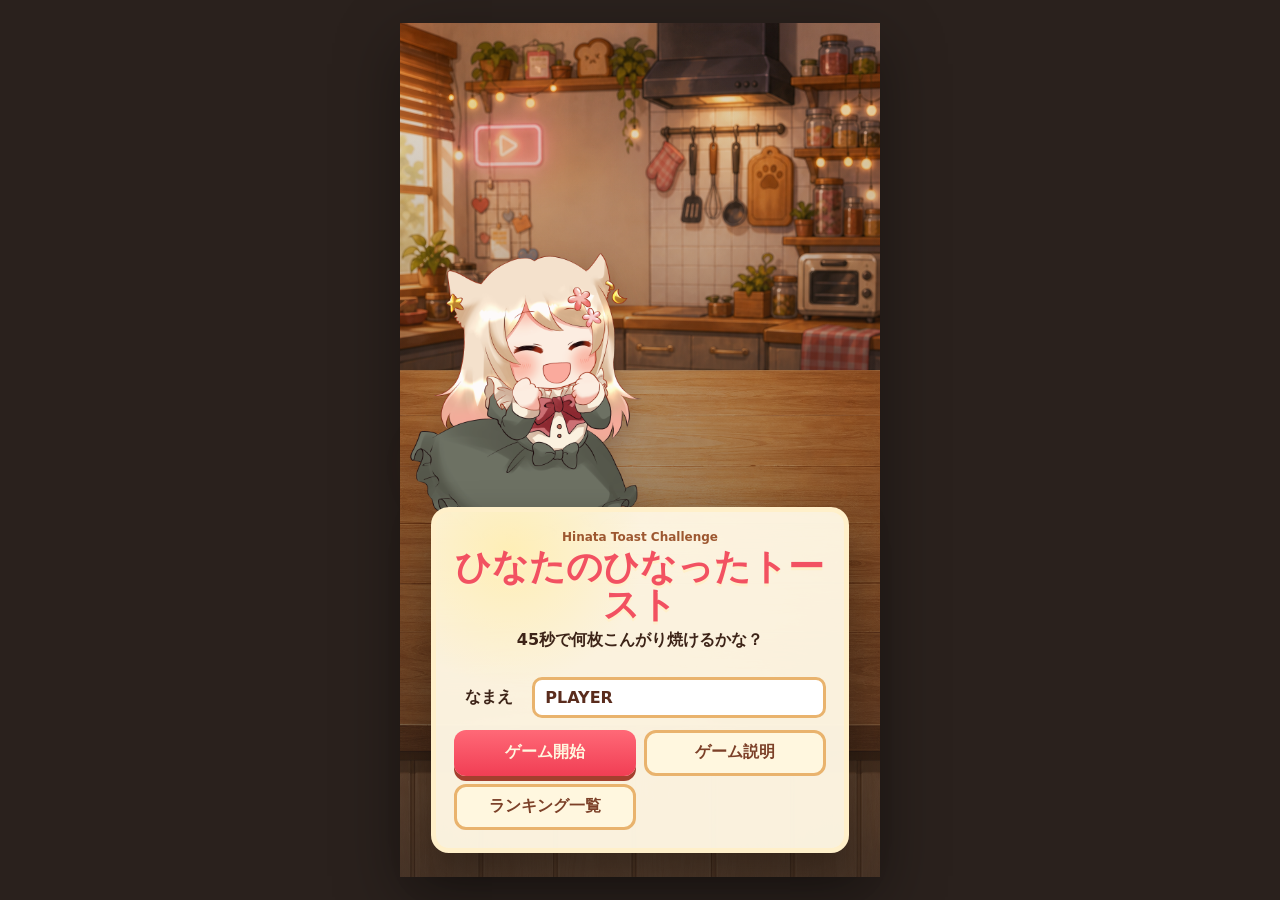
<file: index.html>
<!doctype html>
<html lang="ja">
  <head>
    <meta charset="utf-8">
    <meta name="viewport" content="width=device-width, initial-scale=1">
    <title>ひなたのひなったトースト</title>
    <link rel="stylesheet" href="style.css?v=12">
  </head>
  <body>
    <main class="phone">
      <canvas id="game" width="1080" height="1920" aria-label="ひなたのひなったトースト"></canvas>
      <section class="character-panel" aria-label="レイアウト調整" hidden>
        <div id="characterStatus" class="character-status">キャラ読込中</div>
        <div class="panel-title">キャラ</div>
        <label>X <input id="characterX" type="range" min="-260" max="260" value="-196"><output></output></label>
        <label>Y <input id="characterY" type="range" min="-260" max="260" value="-38"><output></output></label>
        <label>サイズ <input id="characterScale" type="range" min="35" max="125" value="114"><output></output></label>
        <label class="check-label">
          <input id="removeBlack" type="checkbox">
          背景を抜く
        </label>
        <div class="panel-title">レイヤー</div>
        <label>テーブルY <input id="tableFrontY" type="range" min="640" max="1040" value="781"><output></output></label>
        <label>パンX <input id="panCenterX" type="range" min="360" max="720" value="517"><output></output></label>
        <label>パンY <input id="panCenterY" type="range" min="880" max="1320" value="1153"><output></output></label>
        <label>パンW <input id="breadWidth" type="range" min="220" max="520" value="520"><output></output></label>
        <label class="check-label">
          <input id="showPan" type="checkbox" checked>
          フライパン表示
        </label>
        <label class="check-label">
          <input id="comparePans" type="checkbox">
          重ねて比較
        </label>
        <label>フライパンW <input id="panWidth" type="range" min="420" max="1300" value="1163"><output></output></label>
        <label>フライパン下 <input id="panBottomY" type="range" min="1100" max="2400" value="2284"><output></output></label>
        <div class="panel-title">火力別フライパン補正</div>
        <label class="check-label"><input id="showPan0" type="checkbox" checked>消火表示</label>
        <label>消火X <input id="panOffsetX0" type="range" min="-120" max="120" value="-26"><output></output></label>
        <label>消火Y <input id="panOffsetY0" type="range" min="-160" max="160" value="-40"><output></output></label>
        <label class="check-label"><input id="showPan1" type="checkbox" checked>弱火表示</label>
        <label>弱火X <input id="panOffsetX1" type="range" min="-120" max="120" value="2"><output></output></label>
        <label>弱火Y <input id="panOffsetY1" type="range" min="-160" max="160" value="-42"><output></output></label>
        <label class="check-label"><input id="showPan2" type="checkbox" checked>中火表示</label>
        <label>中火X <input id="panOffsetX2" type="range" min="-120" max="120" value="29"><output></output></label>
        <label>中火Y <input id="panOffsetY2" type="range" min="-160" max="160" value="-42"><output></output></label>
        <label class="check-label"><input id="showPan3" type="checkbox" checked>強火表示</label>
        <label>強火X <input id="panOffsetX3" type="range" min="-120" max="120" value="52"><output></output></label>
        <label>強火Y <input id="panOffsetY3" type="range" min="-160" max="160" value="-45"><output></output></label>
        <label class="check-label"><input id="showPan4" type="checkbox" checked>火事表示</label>
        <label>火事X <input id="panOffsetX4" type="range" min="-120" max="120" value="68"><output></output></label>
        <label>火事Y <input id="panOffsetY4" type="range" min="-160" max="160" value="-48"><output></output></label>
        <div class="panel-title">UI</div>
        <label>メーターX <input id="meterX" type="range" min="-240" max="240" value="0"><output></output></label>
        <label>メーターY <input id="meterY" type="range" min="900" max="1600" value="1250"><output></output></label>
        <label>メーターW <input id="meterWidth" type="range" min="280" max="760" value="500"><output></output></label>
        <label>メッセージY <input id="messageY" type="range" min="520" max="980" value="675"><output></output></label>
        <label>吹き出しX <input id="bubbleX" type="range" min="0" max="720" value="720"><output></output></label>
        <label>吹き出しY <input id="bubbleY" type="range" min="260" max="820" value="337"><output></output></label>
        <label>吹き出しW <input id="bubbleWidth" type="range" min="300" max="640" value="640"><output></output></label>
        <label>先っちょX <input id="bubbleTailX" type="range" min="-220" max="220" value="0"><output></output></label>
        <label>先っちょY <input id="bubbleTailY" type="range" min="-180" max="180" value="0"><output></output></label>
        <label>ひなったX <input id="hinattaBubbleX" type="range" min="0" max="760" value="386"><output></output></label>
        <label>ひなったY <input id="hinattaBubbleY" type="range" min="120" max="820" value="274"><output></output></label>
        <label>ひなったW <input id="hinattaBubbleWidth" type="range" min="360" max="820" value="700"><output></output></label>
        <button id="copyLayoutButton" class="copy-layout" type="button">数値をコピー</button>
      </section>
      <div id="tapEffects" class="tap-effects" aria-hidden="true"></div>
      <div class="tap-row" aria-label="操作ボタン">
        <button id="breadButton" class="tap-button bread" type="button">
          <span class="button-icon bread-icon"></span>
          <span>パン</span>
        </button>
        <button id="fireButton" class="tap-button fire" type="button">
          <span class="button-icon fire-icon"></span>
          <span>火</span>
        </button>
        <button id="timerButton" class="tap-button timer" type="button">
          <span class="button-icon timer-icon"></span>
          <span>タイマー</span>
        </button>
      </div>
      <section id="gameOverlay" class="game-overlay">
        <div class="overlay-hero" aria-hidden="true"></div>
        <div class="overlay-card">
          <div class="overlay-title-block">
            <span class="overlay-kicker">Hinata Toast Challenge</span>
            <h1>ひなたのひなったトースト</h1>
            <p id="overlaySummary">45秒で何枚こんがり焼けるかな？</p>
          </div>
          <div id="overlayStats" class="overlay-stats"></div>
          <label id="nameEntry" class="name-entry">
            なまえ
            <input id="playerName" maxlength="12" value="PLAYER">
          </label>
          <div class="overlay-actions">
            <button id="startGameButton" class="primary-action" type="button">ゲーム開始</button>
            <button id="helpButton" class="secondary-action" type="button">ゲーム説明</button>
            <button id="rankingButton" class="secondary-action" type="button">ランキング一覧</button>
            <button id="saveScoreButton" type="button" hidden>ランキング登録</button>
          </div>
          <div id="helpPanel" class="help-panel" hidden>
            <p>パンの位置を決めて、火力メーターを止めて、焼き色がいい瞬間にタイマーを押そう。</p>
            <p>真ん中に置くほど高得点。焼きすぎると「ひなった！」になるよ。</p>
          </div>
          <div id="rankingPanel" class="ranking-panel" hidden>
            <div class="ranking-panel-head">
              <h2>ランキング一覧</h2>
              <button id="closeRankingButton" type="button">閉じる</button>
            </div>
            <ol id="rankingAllList" class="ranking-list all"></ol>
          </div>
          <div id="topRankingBlock" class="top-ranking-block" hidden>
            <h2 class="ranking-title">TOP 10</h2>
            <ol id="rankingList" class="ranking-list"></ol>
          </div>
        </div>
      </section>
    </main>
    <script src="game.js?v=12"></script>
  </body>
</html>
</file>
<file: style.css>
* {
  box-sizing: border-box;
}

body {
  margin: 0;
  min-height: 100vh;
  display: grid;
  place-items: center;
  background: #2a211d;
  color: #3d2418;
  font-family: system-ui, "Yu Gothic", "Hiragino Sans", sans-serif;
}

.phone {
  position: relative;
  width: min(100vw, 480px);
  aspect-ratio: 9 / 16;
  overflow: visible;
  background: #f5c37b;
  box-shadow: 0 20px 60px rgba(0, 0, 0, 0.38);
}

#game {
  display: block;
  width: 100%;
  height: 100%;
}

.character-panel {
  position: absolute;
  right: calc(100% + 14px);
  top: 0;
  width: 292px;
  max-height: 96vh;
  overflow: auto;
  display: grid;
  gap: 6px;
  padding: 8px;
  border: 2px solid rgba(255, 244, 216, 0.92);
  border-radius: 10px;
  background: rgba(55, 34, 26, 0.62);
  color: #fff6dc;
  font-size: 11px;
  font-weight: 700;
}

.character-panel[hidden] {
  display: none;
}

.character-panel label {
  display: grid;
  grid-template-columns: 70px minmax(0, 1fr) 38px;
  align-items: center;
  gap: 6px;
}

.character-panel input[type="range"] {
  width: 100%;
}

.character-status {
  padding: 4px 6px;
  border: 1px solid rgba(255, 244, 216, 0.75);
  border-radius: 6px;
  background: rgba(255, 244, 216, 0.16);
  color: #fff6dc;
  overflow: hidden;
  white-space: nowrap;
  text-overflow: ellipsis;
}

.panel-title {
  margin-top: 4px;
  padding-top: 6px;
  border-top: 1px solid rgba(255, 244, 216, 0.38);
  color: #ffe7a7;
  font-size: 12px;
}

.character-panel output {
  color: #fff6dc;
  font-variant-numeric: tabular-nums;
  text-align: right;
}

.character-panel .check-label {
  grid-template-columns: 16px 1fr;
}

.copy-layout {
  margin-top: 4px;
  min-height: 30px;
  border: 1px solid rgba(255, 244, 216, 0.8);
  border-radius: 8px;
  background: rgba(255, 244, 216, 0.18);
  color: #fff6dc;
  font: inherit;
  font-weight: 800;
}

@media (max-width: 620px) {
  .character-panel {
    left: 8px;
    right: auto;
    top: 8px;
    width: 38px;
    height: 38px;
    overflow: hidden;
    padding: 6px;
    border-radius: 999px;
  }

  .character-panel::before {
    content: "⚙";
    display: grid;
    place-items: center;
    width: 22px;
    height: 22px;
    font-size: 16px;
  }

  .character-panel > * {
    display: none !important;
  }

  .character-panel:hover,
  .character-panel:focus-within {
    width: min(43%, 206px);
    height: auto;
    overflow: visible;
    border-radius: 10px;
  }

  .character-panel:hover::before,
  .character-panel:focus-within::before {
    display: none;
  }

  .character-panel:hover > *,
  .character-panel:focus-within > * {
    display: grid !important;
  }
}

.tap-row {
  position: absolute;
  left: 3.2%;
  right: 3.2%;
  bottom: 2.6%;
  height: 17.5%;
  display: grid;
  grid-template-columns: repeat(3, 1fr);
  gap: 10px;
  padding: 10px;
  border: 4px solid #fff0ca;
  border-radius: 18px;
  background: rgba(202, 73, 64, 0.94);
}

.tap-effects {
  position: absolute;
  inset: 0;
  z-index: 4;
  pointer-events: none;
  overflow: hidden;
}

.tap-star {
  position: absolute;
  width: var(--size, 18px);
  height: var(--size, 18px);
  left: var(--x, 50%);
  top: var(--y, 80%);
  transform: translate(-50%, -50%) rotate(var(--rot, 0deg));
  animation: tap-star-pop 760ms ease-out forwards;
}

.tap-star::before {
  content: "";
  position: absolute;
  inset: 0;
  background: #ffe86f;
  clip-path: polygon(50% 0%, 61% 35%, 98% 35%, 68% 56%, 79% 91%, 50% 70%, 21% 91%, 32% 56%, 2% 35%, 39% 35%);
  filter: drop-shadow(0 0 2px #fff7d4) drop-shadow(0 2px 1px rgba(122, 54, 32, 0.45));
}

@keyframes tap-star-pop {
  0% {
    opacity: 0;
    transform: translate(-50%, -50%) scale(0.35) rotate(var(--rot, 0deg));
  }
  22% {
    opacity: 1;
  }
  100% {
    opacity: 0;
    transform: translate(calc(-50% + var(--dx, 0px)), calc(-50% + var(--dy, -90px))) scale(1.05) rotate(calc(var(--rot, 0deg) + 120deg));
  }
}

.tap-button {
  display: flex;
  flex-direction: column;
  align-items: center;
  justify-content: center;
  min-width: 0;
  border: 0;
  border-radius: 14px;
  color: #3b2318;
  font-size: clamp(16px, 4.8vw, 28px);
  font-weight: 800;
  background-color: transparent;
  background-position: center;
  background-repeat: no-repeat;
  background-size: contain;
  box-shadow: none;
  touch-action: manipulation;
}

.tap-button:active {
  transform: translateY(2px);
}

.tap-button:disabled {
  cursor: default;
  filter: saturate(0.35) brightness(0.82);
  opacity: 0.48;
  transform: none;
}

.tap-button:disabled:active {
  transform: none;
}

.bread {
  background-image: url("assets/ui/button_bread.png?v=3");
}

.fire {
  background-image: url("assets/ui/button_fire.png?v=3");
}

.timer {
  background-image: url("assets/ui/button_timer.png?v=3");
}

.tap-button > * {
  display: none;
}

.game-overlay {
  position: absolute;
  inset: 0;
  z-index: 8;
  display: grid;
  place-items: end center;
  padding: 22px 18px 24px;
  background:
    linear-gradient(180deg, rgba(42, 33, 29, 0.05) 0%, rgba(42, 33, 29, 0.34) 42%, rgba(42, 33, 29, 0.76) 100%),
    url("assets/kitchen_table_stage.png") center / cover no-repeat;
}

.game-overlay[data-screen="start"] {
  place-items: end center;
  padding: 22px 18px 24px;
}

.game-overlay[hidden] {
  display: none;
}

.overlay-hero {
  position: absolute;
  left: -8%;
  bottom: 36%;
  width: 72%;
  aspect-ratio: 1 / 1;
  background: url("assets/characters/happy.png") center bottom / contain no-repeat;
  filter: drop-shadow(0 10px 12px rgba(70, 28, 18, 0.28));
  pointer-events: none;
}

.overlay-card {
  position: relative;
  width: min(94%, 420px);
  max-height: 72%;
  overflow: auto;
  padding: 18px;
  border: 5px solid #fff0ca;
  border-radius: 18px;
  background:
    radial-gradient(circle at 18% 12%, rgba(255, 238, 178, 0.9), transparent 30%),
    rgba(255, 247, 228, 0.97);
  box-shadow: 0 16px 38px rgba(0, 0, 0, 0.35);
  text-align: center;
}

.overlay-title-block {
  margin-bottom: 12px;
}

.overlay-kicker {
  display: block;
  margin-bottom: 4px;
  color: #9d5730;
  font-size: 12px;
  font-weight: 900;
  letter-spacing: 0;
}

.overlay-card h1 {
  margin: 0 0 6px;
  color: #f25161;
  font-size: 36px;
  line-height: 1.05;
  text-shadow: 0 3px 0 #fff0ca;
}

.overlay-card p {
  margin: 0 0 14px;
  font-weight: 800;
}

.overlay-stats {
  display: grid;
  grid-template-columns: repeat(3, 1fr);
  gap: 8px;
  margin: 12px 0;
}

.overlay-stat {
  padding: 8px 6px;
  border: 2px solid #e9b36d;
  border-radius: 10px;
  background: #fff7df;
  font-weight: 900;
}

.overlay-stat span {
  display: block;
  color: #8b4b2d;
  font-size: 12px;
}

.name-entry {
  display: grid;
  grid-template-columns: 70px 1fr;
  align-items: center;
  gap: 8px;
  margin: 12px 0;
  font-weight: 900;
}

.name-entry input {
  min-width: 0;
  padding: 8px 10px;
  border: 3px solid #e9b36d;
  border-radius: 10px;
  color: #5a2c1d;
  font: inherit;
  font-weight: 900;
  text-transform: uppercase;
}

.overlay-actions {
  display: grid;
  grid-template-columns: 1fr 1fr;
  gap: 8px;
}

.overlay-actions button {
  min-height: 46px;
  border: 0;
  border-radius: 12px;
  background: #f25161;
  color: #fff7df;
  font: inherit;
  font-weight: 900;
}

.overlay-actions .primary-action {
  background: linear-gradient(180deg, #ff6977, #f13e54);
  box-shadow: 0 5px 0 #a43f2e;
}

.overlay-actions .secondary-action {
  border: 3px solid #e9b36d;
  background: #fff7df;
  color: #7c4028;
}

.overlay-actions button[hidden] {
  display: none;
}

.help-panel {
  margin-top: 12px;
  padding: 10px 12px;
  border: 3px solid rgba(233, 179, 109, 0.75);
  border-radius: 12px;
  background: rgba(255, 255, 248, 0.86);
  color: #6c3824;
  text-align: left;
  font-size: 13px;
  font-weight: 800;
  line-height: 1.45;
}

.help-panel p {
  margin: 0;
}

.help-panel p + p {
  margin-top: 6px;
}

.ranking-title {
  margin: 14px 0 0;
  color: #8b4b2d;
  font-size: 15px;
}

.top-ranking-block[hidden] {
  display: none;
}

.ranking-list {
  counter-reset: ranking;
  margin: 8px auto 0;
  padding: 0;
  text-align: center;
  font-weight: 900;
  list-style: none;
}

.ranking-list li {
  display: inline-grid;
  grid-template-columns: minmax(0, auto) auto;
  align-items: center;
  justify-content: center;
  gap: 0.5em;
  width: 100%;
  padding: 4px 0;
}

.ranking-left {
  min-width: 0;
  overflow: hidden;
  text-align: right;
  text-overflow: ellipsis;
  white-space: nowrap;
}

.ranking-list strong {
  text-align: left;
  white-space: nowrap;
}

.ranking-panel {
  margin-top: 12px;
  padding: 12px 14px;
  border: 3px solid rgba(233, 179, 109, 0.75);
  border-radius: 12px;
  background: rgba(255, 255, 248, 0.9);
  box-shadow: inset 0 0 0 2px rgba(255, 236, 185, 0.9);
}

.ranking-panel-head {
  display: flex;
  align-items: center;
  justify-content: space-between;
  gap: 8px;
}

.ranking-panel-head h2 {
  margin: 0;
  color: #8b4b2d;
  font-size: 15px;
}

.ranking-panel-head button {
  min-height: 30px;
  border: 2px solid #e9b36d;
  border-radius: 8px;
  background: #fff7df;
  color: #7c4028;
  font: inherit;
  font-size: 12px;
  font-weight: 900;
}

.ranking-list.all {
  min-height: 120px;
  max-height: 300px;
  overflow: auto;
  padding-right: 6px;
}

.game-overlay[data-screen="result"] {
  place-items: center;
  background: rgba(42, 33, 29, 0.58);
}

.game-overlay[data-screen="result"] .overlay-hero {
  display: none;
}

.game-overlay[data-screen="result"] .overlay-card {
  max-height: 78%;
}
</file>
<file: ToastGameWeb/style.css>
* {
  box-sizing: border-box;
}

body {
  margin: 0;
  min-height: 100vh;
  display: grid;
  place-items: center;
  background: #2a211d;
  color: #3d2418;
  font-family: system-ui, "Yu Gothic", "Hiragino Sans", sans-serif;
}

.phone {
  position: relative;
  width: min(100vw, 480px);
  aspect-ratio: 9 / 16;
  overflow: visible;
  background: #f5c37b;
  box-shadow: 0 20px 60px rgba(0, 0, 0, 0.38);
}

#game {
  display: block;
  width: 100%;
  height: 100%;
}

.character-panel {
  position: absolute;
  right: calc(100% + 14px);
  top: 0;
  width: 292px;
  max-height: 96vh;
  overflow: auto;
  display: grid;
  gap: 6px;
  padding: 8px;
  border: 2px solid rgba(255, 244, 216, 0.92);
  border-radius: 10px;
  background: rgba(55, 34, 26, 0.62);
  color: #fff6dc;
  font-size: 11px;
  font-weight: 700;
}

.character-panel[hidden] {
  display: none;
}

.character-panel label {
  display: grid;
  grid-template-columns: 70px minmax(0, 1fr) 38px;
  align-items: center;
  gap: 6px;
}

.character-panel input[type="range"] {
  width: 100%;
}

.character-status {
  padding: 4px 6px;
  border: 1px solid rgba(255, 244, 216, 0.75);
  border-radius: 6px;
  background: rgba(255, 244, 216, 0.16);
  color: #fff6dc;
  overflow: hidden;
  white-space: nowrap;
  text-overflow: ellipsis;
}

.panel-title {
  margin-top: 4px;
  padding-top: 6px;
  border-top: 1px solid rgba(255, 244, 216, 0.38);
  color: #ffe7a7;
  font-size: 12px;
}

.character-panel output {
  color: #fff6dc;
  font-variant-numeric: tabular-nums;
  text-align: right;
}

.character-panel .check-label {
  grid-template-columns: 16px 1fr;
}

.copy-layout {
  margin-top: 4px;
  min-height: 30px;
  border: 1px solid rgba(255, 244, 216, 0.8);
  border-radius: 8px;
  background: rgba(255, 244, 216, 0.18);
  color: #fff6dc;
  font: inherit;
  font-weight: 800;
}

@media (max-width: 620px) {
  .character-panel {
    left: 8px;
    right: auto;
    top: 8px;
    width: 38px;
    height: 38px;
    overflow: hidden;
    padding: 6px;
    border-radius: 999px;
  }

  .character-panel::before {
    content: "⚙";
    display: grid;
    place-items: center;
    width: 22px;
    height: 22px;
    font-size: 16px;
  }

  .character-panel > * {
    display: none !important;
  }

  .character-panel:hover,
  .character-panel:focus-within {
    width: min(43%, 206px);
    height: auto;
    overflow: visible;
    border-radius: 10px;
  }

  .character-panel:hover::before,
  .character-panel:focus-within::before {
    display: none;
  }

  .character-panel:hover > *,
  .character-panel:focus-within > * {
    display: grid !important;
  }
}

.tap-row {
  position: absolute;
  left: 3.2%;
  right: 3.2%;
  bottom: 2.6%;
  height: 17.5%;
  display: grid;
  grid-template-columns: repeat(3, 1fr);
  gap: 10px;
  padding: 10px;
  border: 4px solid #fff0ca;
  border-radius: 18px;
  background: rgba(202, 73, 64, 0.94);
}

.tap-effects {
  position: absolute;
  inset: 0;
  z-index: 4;
  pointer-events: none;
  overflow: hidden;
}

.tap-star {
  position: absolute;
  width: var(--size, 18px);
  height: var(--size, 18px);
  left: var(--x, 50%);
  top: var(--y, 80%);
  transform: translate(-50%, -50%) rotate(var(--rot, 0deg));
  animation: tap-star-pop 760ms ease-out forwards;
}

.tap-star::before {
  content: "";
  position: absolute;
  inset: 0;
  background: #ffe86f;
  clip-path: polygon(50% 0%, 61% 35%, 98% 35%, 68% 56%, 79% 91%, 50% 70%, 21% 91%, 32% 56%, 2% 35%, 39% 35%);
  filter: drop-shadow(0 0 2px #fff7d4) drop-shadow(0 2px 1px rgba(122, 54, 32, 0.45));
}

@keyframes tap-star-pop {
  0% {
    opacity: 0;
    transform: translate(-50%, -50%) scale(0.35) rotate(var(--rot, 0deg));
  }
  22% {
    opacity: 1;
  }
  100% {
    opacity: 0;
    transform: translate(calc(-50% + var(--dx, 0px)), calc(-50% + var(--dy, -90px))) scale(1.05) rotate(calc(var(--rot, 0deg) + 120deg));
  }
}

.tap-button {
  display: flex;
  flex-direction: column;
  align-items: center;
  justify-content: center;
  min-width: 0;
  border: 0;
  border-radius: 14px;
  color: #3b2318;
  font-size: clamp(16px, 4.8vw, 28px);
  font-weight: 800;
  background-color: transparent;
  background-position: center;
  background-repeat: no-repeat;
  background-size: contain;
  box-shadow: none;
  touch-action: manipulation;
}

.tap-button:active {
  transform: translateY(2px);
}

.tap-button:disabled {
  cursor: default;
  filter: saturate(0.35) brightness(0.82);
  opacity: 0.48;
  transform: none;
}

.tap-button:disabled:active {
  transform: none;
}

.bread {
  background-image: url("assets/ui/button_bread.png?v=3");
}

.fire {
  background-image: url("assets/ui/button_fire.png?v=3");
}

.timer {
  background-image: url("assets/ui/button_timer.png?v=3");
}

.tap-button > * {
  display: none;
}

.game-overlay {
  position: absolute;
  inset: 0;
  z-index: 8;
  display: grid;
  place-items: end center;
  padding: 22px 18px 24px;
  background:
    linear-gradient(180deg, rgba(42, 33, 29, 0.05) 0%, rgba(42, 33, 29, 0.34) 42%, rgba(42, 33, 29, 0.76) 100%),
    url("assets/kitchen_table_stage.png") center / cover no-repeat;
}

.game-overlay[data-screen="start"] {
  place-items: end center;
  padding: 22px 18px 24px;
}

.game-overlay[hidden] {
  display: none;
}

.overlay-hero {
  position: absolute;
  left: -8%;
  bottom: 36%;
  width: 72%;
  aspect-ratio: 1 / 1;
  background: url("assets/characters/happy.png") center bottom / contain no-repeat;
  filter: drop-shadow(0 10px 12px rgba(70, 28, 18, 0.28));
  pointer-events: none;
}

.overlay-card {
  position: relative;
  width: min(94%, 420px);
  max-height: 58%;
  overflow: auto;
  padding: 18px;
  border: 5px solid #fff0ca;
  border-radius: 18px;
  background:
    radial-gradient(circle at 18% 12%, rgba(255, 238, 178, 0.9), transparent 30%),
    rgba(255, 247, 228, 0.97);
  box-shadow: 0 16px 38px rgba(0, 0, 0, 0.35);
  text-align: center;
}

.overlay-title-block {
  margin-bottom: 12px;
}

.overlay-kicker {
  display: block;
  margin-bottom: 4px;
  color: #9d5730;
  font-size: 12px;
  font-weight: 900;
  letter-spacing: 0;
}

.overlay-card h1 {
  margin: 0 0 6px;
  color: #f25161;
  font-size: 36px;
  line-height: 1.05;
  text-shadow: 0 3px 0 #fff0ca;
}

.overlay-card p {
  margin: 0 0 14px;
  font-weight: 800;
}

.overlay-stats {
  display: grid;
  grid-template-columns: repeat(3, 1fr);
  gap: 8px;
  margin: 12px 0;
}

.overlay-stat {
  padding: 8px 6px;
  border: 2px solid #e9b36d;
  border-radius: 10px;
  background: #fff7df;
  font-weight: 900;
}

.overlay-stat span {
  display: block;
  color: #8b4b2d;
  font-size: 12px;
}

.name-entry {
  display: grid;
  grid-template-columns: 70px 1fr;
  align-items: center;
  gap: 8px;
  margin: 12px 0;
  font-weight: 900;
}

.name-entry input {
  min-width: 0;
  padding: 8px 10px;
  border: 3px solid #e9b36d;
  border-radius: 10px;
  color: #5a2c1d;
  font: inherit;
  font-weight: 900;
  text-transform: uppercase;
}

.overlay-actions {
  display: grid;
  grid-template-columns: 1fr 1fr;
  gap: 8px;
}

.overlay-actions button {
  min-height: 46px;
  border: 0;
  border-radius: 12px;
  background: #f25161;
  color: #fff7df;
  font: inherit;
  font-weight: 900;
}

.overlay-actions .primary-action {
  background: linear-gradient(180deg, #ff6977, #f13e54);
  box-shadow: 0 5px 0 #a43f2e;
}

.overlay-actions .secondary-action {
  border: 3px solid #e9b36d;
  background: #fff7df;
  color: #7c4028;
}

.overlay-actions button[hidden] {
  display: none;
}

.help-panel {
  margin-top: 12px;
  padding: 10px 12px;
  border: 3px solid rgba(233, 179, 109, 0.75);
  border-radius: 12px;
  background: rgba(255, 255, 248, 0.86);
  color: #6c3824;
  text-align: left;
  font-size: 13px;
  font-weight: 800;
  line-height: 1.45;
}

.help-panel p {
  margin: 0;
}

.help-panel p + p {
  margin-top: 6px;
}

.ranking-title {
  margin: 14px 0 0;
  color: #8b4b2d;
  font-size: 15px;
}

.top-ranking-block[hidden] {
  display: none;
}

.ranking-list {
  counter-reset: ranking;
  margin: 8px auto 0;
  padding: 0;
  text-align: center;
  font-weight: 900;
  list-style: none;
}

.ranking-list li {
  display: inline-grid;
  grid-template-columns: minmax(0, auto) auto;
  align-items: center;
  justify-content: center;
  gap: 0.5em;
  width: 100%;
  padding: 4px 0;
}

.ranking-left {
  min-width: 0;
  overflow: hidden;
  text-align: right;
  text-overflow: ellipsis;
  white-space: nowrap;
}

.ranking-list strong {
  text-align: left;
  white-space: nowrap;
}

.ranking-panel {
  margin-top: 12px;
  padding: 10px 12px;
  border: 3px solid rgba(233, 179, 109, 0.75);
  border-radius: 12px;
  background: rgba(255, 255, 248, 0.9);
}

.ranking-panel-head {
  display: flex;
  align-items: center;
  justify-content: space-between;
  gap: 8px;
}

.ranking-panel-head h2 {
  margin: 0;
  color: #8b4b2d;
  font-size: 15px;
}

.ranking-panel-head button {
  min-height: 30px;
  border: 2px solid #e9b36d;
  border-radius: 8px;
  background: #fff7df;
  color: #7c4028;
  font: inherit;
  font-size: 12px;
  font-weight: 900;
}

.ranking-list.all {
  max-height: 220px;
  overflow: auto;
  padding-right: 6px;
}

.game-overlay[data-screen="result"] {
  place-items: center;
  background: rgba(42, 33, 29, 0.58);
}

.game-overlay[data-screen="result"] .overlay-hero {
  display: none;
}

.game-overlay[data-screen="result"] .overlay-card {
  max-height: 78%;
}
</file>
